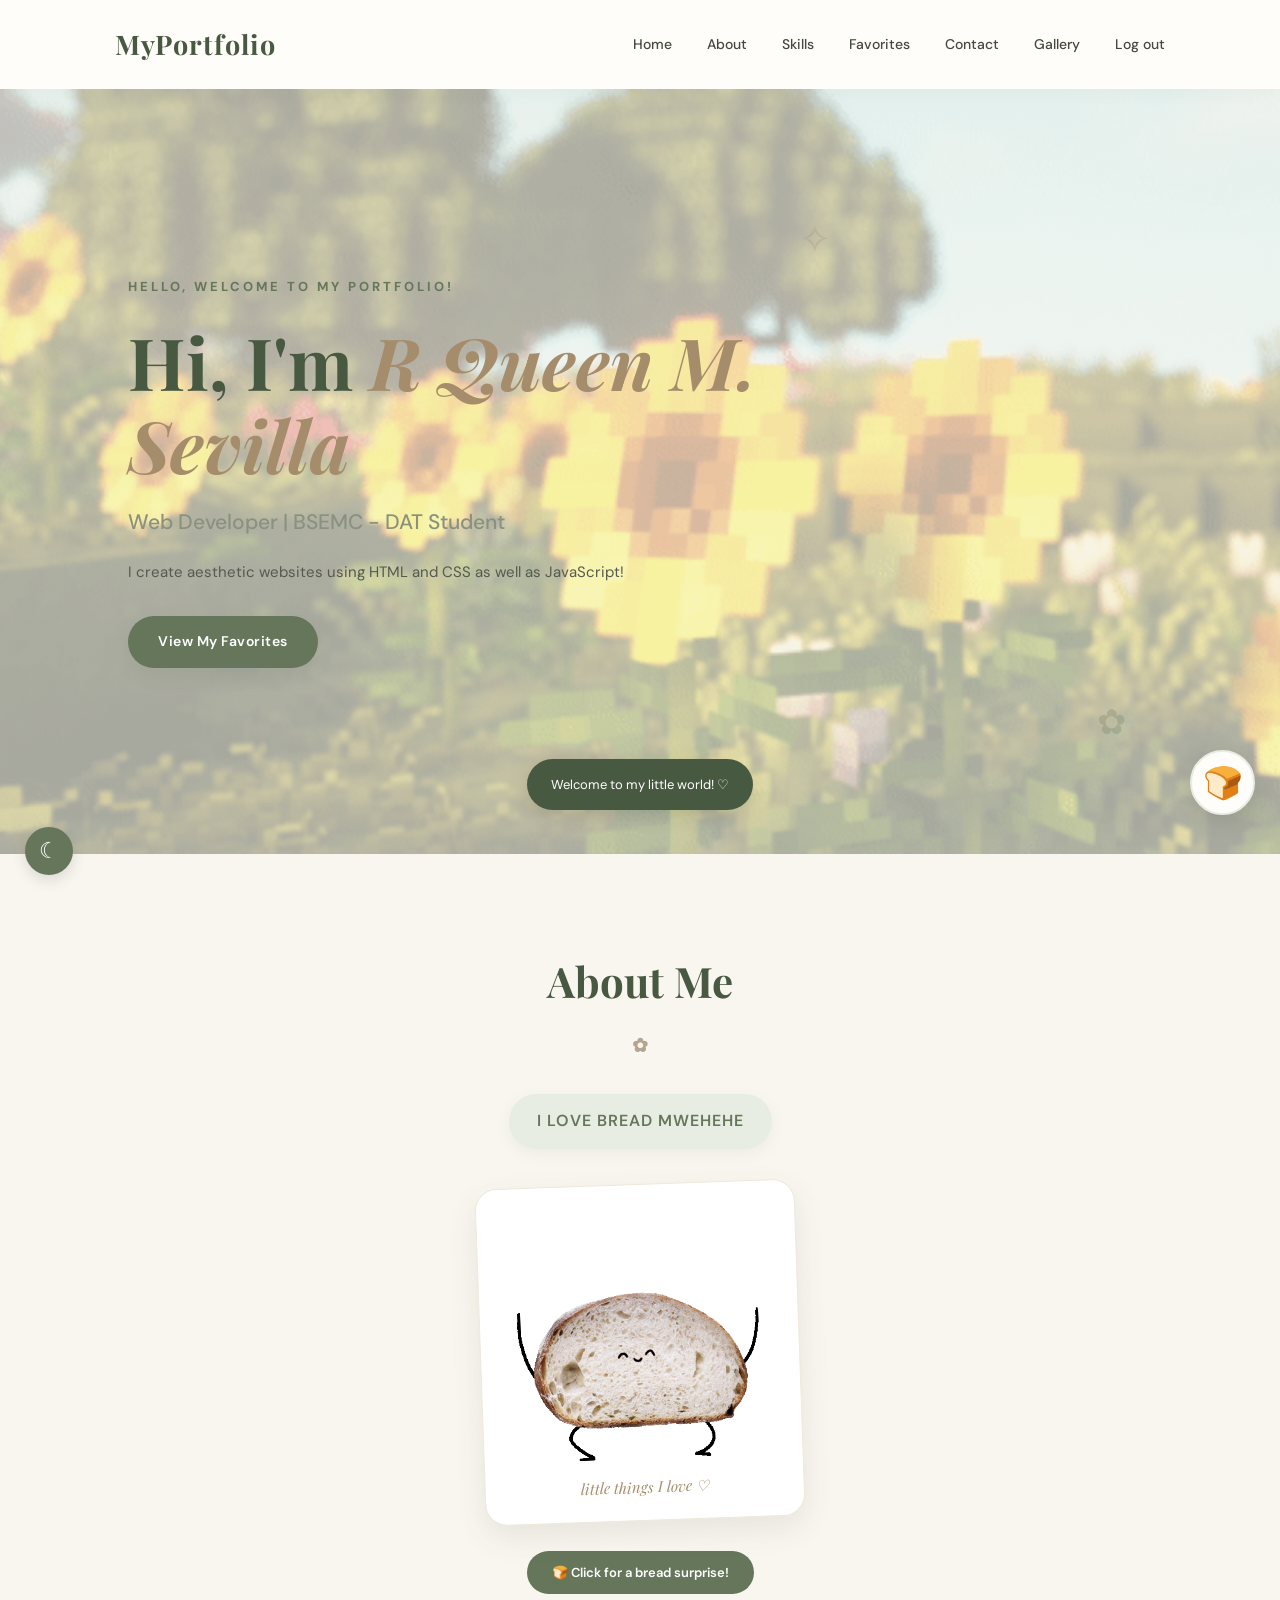
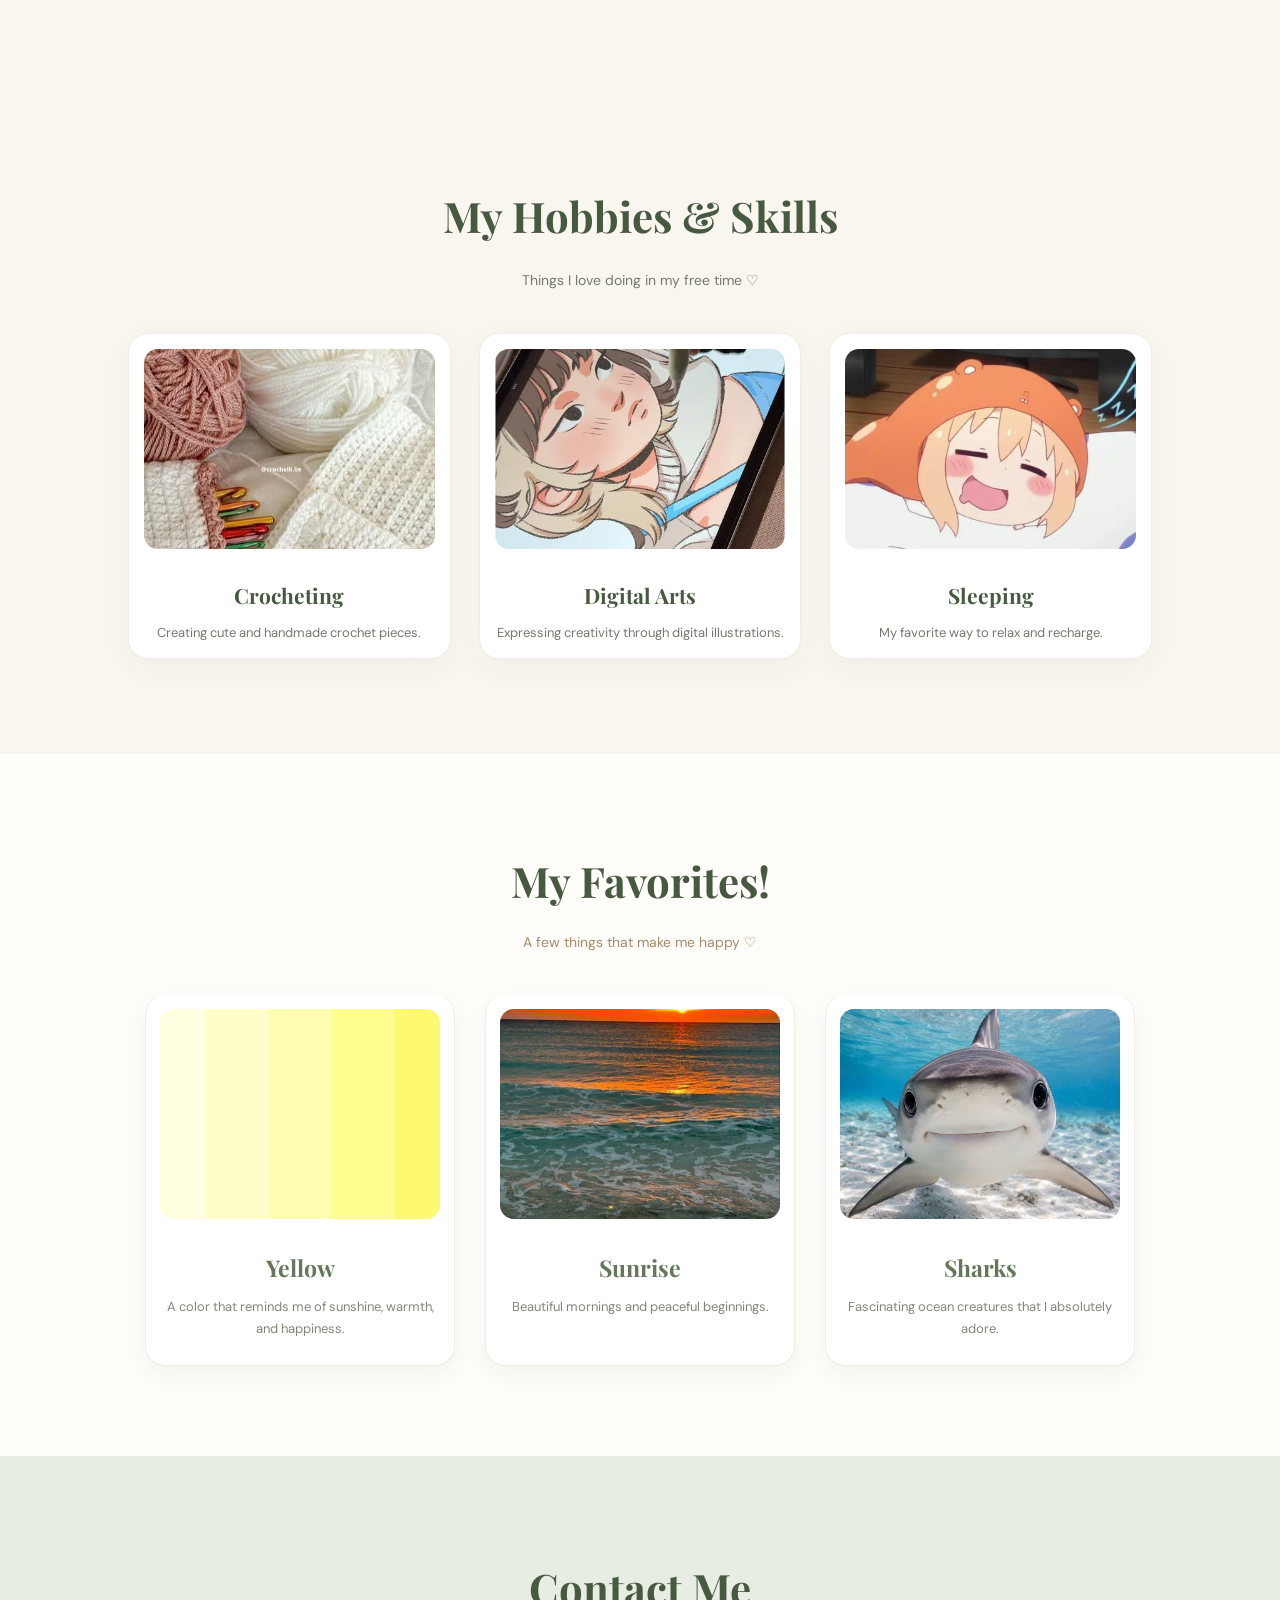
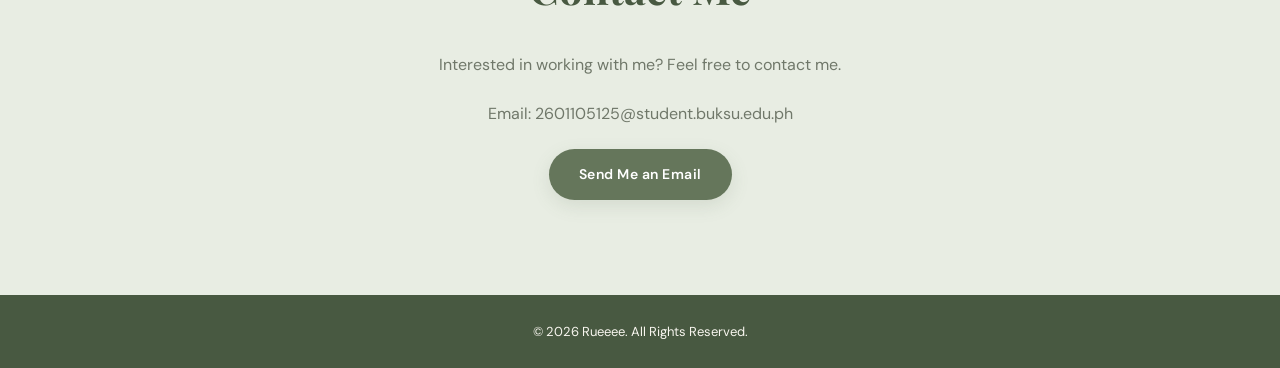
<file: index.html>
<!DOCTYPE html>
<html lang="en">
<head>
    <meta charset="UTF-8">
    <meta name="viewport" content="width=device-width, initial-scale=1.0">
    <title>My Personal Portfolio</title>

    <!-- Connect the CSS file -->
    <link rel="stylesheet" href="styles.css">
    <link rel="icon" type="image/png" href="logo.png">
</head>
<body>

    <!-- Navigation Bar -->
    <header>
        <nav class="navbar">
            <h2 class="logo">MyPortfolio</h2>

            <ul class="nav-links">
                <li><a href="#home">Home</a></li>
                <li><a href="#about">About</a></li>
                <li><a href="#skills">Skills</a></li>
                <li><a href="#projects">Favorites</a></li>
                <li><a href="#contact">Contact</a></li>
                <li><a href="Gallery.html">Gallery</a></li>
                <li><a href="logout.html">Log out</a></li>
            </ul>
        </nav>
    </header>

    <!-- Home Section -->
    <section id="home" class="hero">
        <div class="hero-content">
            <p class="greeting">HELLO, WELCOME TO MY PORTFOLIO!</p>

            <h1>Hi, I'm <span>R Queen M. Sevilla</span></h1>

            <h3>Web Developer | BSEMC - DAT Student</h3>

            <p>
                I create aesthetic websites using HTML and CSS as well as JavaScript!
            </p>

            <a href="#projects" class="btn">View My Favorites</a>
        </div>

    </section>

    <!-- About Section -->
    <section id="about" class="section">
        <h2>About Me</h2>

        <p>
            I LOVE BREAD MWEHEHE
        </p>
        <div class="about-image">
            <img src="breb.gif" alt="Freshly baked bread">
            <span class="image-caption">little things I love ♡</span>
        </div>
    </section>

    
<!-- Skills Section -->
<section id="skills" class="section skills-section">
    <h2>My Hobbies & Skills</h2>

    <p class="skills-intro">
        Things I love doing in my free time ♡
    </p>

    <div class="card-container">

        <!-- Crocheting -->
        <div class="card skill-card">
            <img src="crochet.jfif" alt="Person crocheting">
            <h3>Crocheting</h3>
            <p>Creating cute and handmade crochet pieces.</p>
        </div>

        <!-- Digital Arts -->
        <div class="card skill-card">
            <img src="digi.jfif" alt="Digital art illustration">
            <h3>Digital Arts</h3>
            <p>Expressing creativity through digital illustrations.</p>
        </div>

        <!-- Sleeping -->
        <div class="card skill-card">
            <img src="eepy.jfif" alt="Cozy sleeping aesthetic">
            <h3>Sleeping</h3>
            <p>My favorite way to relax and recharge.</p>
        </div>

    </div>
</section>

    
<!-- Favorites Section -->
<section id="projects" class="section favorites-section">
    <h2>My Favorites!</h2>
    <p class="favorites-subtitle">A few things that make me happy ♡</p>

    <div class="card-container">

        <!-- Yellow -->
        <div class="card project-card">
            <img src="yelo.png" alt="Yellow aesthetic">
            <h3>Yellow</h3>
            <p>A color that reminds me of sunshine, warmth, and happiness.</p>
        </div>

        <!-- Sunrise -->
        <div class="card project-card">
            <img src="sunny.jfif" alt="Beautiful sunrise">
            <h3>Sunrise</h3>
            <p>Beautiful mornings and peaceful beginnings.</p>
        </div>

        <!-- Sharks -->
        <div class="card project-card">
            <img src="sharky.jfif" alt="Sharks swimming underwater">
            <h3>Sharks</h3>
            <p>Fascinating ocean creatures that I absolutely adore.</p>
        </div>

    </div>
</section>


    <!-- Contact Section -->
    <section id="contact" class="section contact-section">
        <h2>Contact Me</h2>

        <p>Interested in working with me? Feel free to contact me.</p>

        <p>Email: 2601105125@student.buksu.edu.ph</p>

        <a href="mailto:yourname@email.com" class="btn">
            Send Me an Email
        </a>
    </section>

    <!-- Footer -->
    <footer>
        <p>&copy; 2026 Rueeee. All Rights Reserved.</p>
    </footer>
    
<!-- BREAD PIÑATA BUTTON -->
<button class="bread-pinata-trigger" id="breadPinata"
        aria-label="Break the bread piñata!">
    🍞
    <span class="bread-tooltip">Click me! ♡</span>
</button>

<!-- Bread Piñata Message -->
<div class="bread-pinata-message" id="breadMessage">
    YOU GOT BREAD! MWEHEHE! 🍞
</div>

    <script src="script.js"></script>

</body>
</html>
</file>
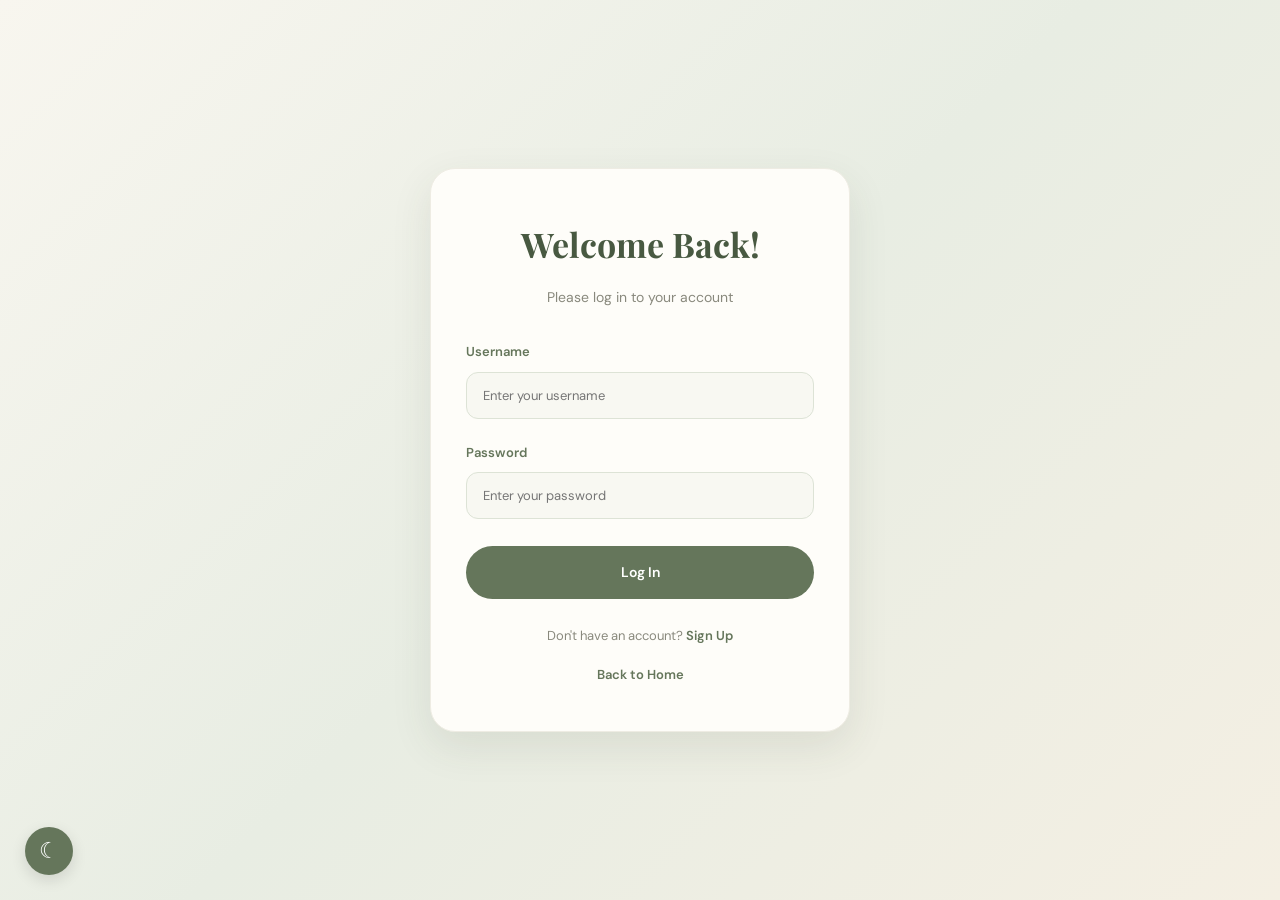
<file: logout.html>
<!DOCTYPE html>
<html lang="en">

<head>
    <meta charset="UTF-8">
    <meta name="viewport" content="width=device-width, initial-scale=1.0">

    <title>Login Form</title>

    <!-- Connect CSS File -->
    <link rel="stylesheet" href="styles.css">
</head>

<body class="login-page">

    <!-- Login Container -->
    <div class="login-container">

        <h1>Welcome Back!</h1>
        <p>Please log in to your account</p>

        <!-- Login Form -->
        <form>

            <!-- Username -->
            <label for="username">Username</label>
            <input
                type="text"
                id="username"
                name="username"
                placeholder="Enter your username"
                required
            >

            <!-- Password -->
            <label for="password">Password</label>
            <input
                type="password"
                id="password"
                name="password"
                placeholder="Enter your password"
                required
            >

            <!-- Login Button -->
          <a href="index.html" class="login-button">Log In</a>

            <!-- Sign Up Link -->
            <p class="signup">
                Don't have an account?
                <a href="#">Sign Up</a>
            </p>

            <!-- Back to Home -->
            <p class="back-home">
                <a href="index.html">Back to Home</a>
            </p>

        </form>

    </div>

    <script src="script.js"></script>

</body>
</html>
</file>
<file: styles.css>
/* ==============================
   SOFT BOTANICAL PORTFOLIO
============================== */

@import url('https://fonts.googleapis.com/css2?family=DM+Sans:wght@400;500;600;700&family=Playfair+Display:wght@500;600;700&display=swap');

:root {
    --cream: #FEFDF9;
    --ivory: #F8F6EF;
    --sage: #65765B;
    --sage-dark: #485941;
    --sage-light: #E8EDE3;
    --beige: #F1EBDD;
    --taupe: #B5A58E;
    --text: #45483F;
    --white: #FFFFFF;
}

* {
    margin: 0;
    padding: 0;
    box-sizing: border-box;
    scroll-behavior: smooth;
}

body {
    font-family: 'DM Sans', sans-serif;
    background: var(--cream);
    color: var(--text);
    line-height: 1.8;
}

/* ==============================
   NAVIGATION
============================== */

header {
    background: rgba(254, 253, 249, 0.95);
    padding: 20px 9%;
    box-shadow: 0 2px 20px rgba(60, 70, 50, 0.04);
    position: sticky;
    top: 0;
    z-index: 100;
    backdrop-filter: blur(12px);
}

.navbar {
    display: flex;
    justify-content: space-between;
    align-items: center;
    flex-wrap: wrap;
    gap: 15px;
}

.logo {
    font-family: 'Playfair Display', serif;
    color: var(--sage-dark);
    font-size: 27px;
    font-weight: 700;
    letter-spacing: 1px;
}

.nav-links {
    list-style: none;
    display: flex;
    gap: 35px;
    flex-wrap: wrap;
}

.nav-links a {
    color: var(--text);
    text-decoration: none;
    font-size: 14px;
    font-weight: 500;
    transition: 0.3s ease;
}

.nav-links a:hover {
    color: var(--sage);
}

/* ==============================
   HERO SECTION
============================== */

.hero {
    min-height: 85vh;
    display: flex;
    align-items: center;
    padding: 90px 10%;
    position: relative;
    overflow: hidden;
    background: linear-gradient(
        120deg,
        #F8F6EF,
        #FEFDF9,
        #EDF0E8
    );
}

.hero-content {
    max-width: 650px;
    position: relative;
    z-index: 2;
}

.greeting {
    color: var(--sage);
    font-size: 13px;
    font-weight: 700;
    letter-spacing: 3px;
    text-transform: uppercase;
    margin-bottom: 22px;
}

.hero h1 {
    font-family: 'Playfair Display', serif;
    font-size: clamp(42px, 6vw, 72px);
    line-height: 1.15;
    color: var(--sage-dark);
    margin-bottom: 18px;
}

.hero h1 span {
    color: #A58D6B;
    font-style: italic;
}

.hero h3 {
    font-size: 21px;
    font-weight: 500;
    color: #8A927F;
    margin-bottom: 18px;
}

.hero-content > p:not(.greeting) {
    max-width: 520px;
    color: #77796F;
    font-size: 15px;
    margin-bottom: 30px;
}

/* DANDELION IMAGE */

.dandelion-gif {
    position: absolute;
    right: 8%;
    top: 50%;
    transform: translateY(-50%);
    width: 300px;
    height: auto;
    opacity: 0.8;
    z-index: 1;
    pointer-events: none;
    animation: floatDandelion 6s ease-in-out infinite;
}

@keyframes floatDandelion {
    0%, 100% {
        transform: translateY(-50%);
    }
    50% {
        transform: translateY(calc(-50% - 15px));
    }
}

/* DECORATIVE ELEMENTS */

.hero::before {
    content: "✧";
    position: absolute;
    top: 15%;
    right: 35%;
    color: var(--taupe);
    font-size: 40px;
    opacity: 0.5;
}

.hero::after {
    content: "✿";
    position: absolute;
    bottom: 13%;
    right: 12%;
    color: var(--sage);
    font-size: 35px;
    opacity: 0.25;
}

/* ==============================
   BUTTONS
============================== */

.btn {
    display: inline-block;
    background: var(--sage);
    color: var(--white);
    text-decoration: none;
    padding: 13px 30px;
    border-radius: 50px;
    font-size: 14px;
    font-weight: 600;
    letter-spacing: 0.5px;
    transition: all 0.3s ease;
    box-shadow: 0 6px 18px rgba(101, 118, 91, 0.15);
}

.btn:hover {
    background: var(--sage-dark);
    transform: translateY(-4px);
    box-shadow: 0 10px 22px rgba(101, 118, 91, 0.2);
}

/* ==============================
   GENERAL SECTIONS
============================== */

.section {
    padding: 95px 10%;
    text-align: center;
    position: relative;
}

.section h2 {
    font-family: 'Playfair Display', serif;
    font-size: clamp(30px, 4vw, 42px);
    color: var(--sage-dark);
    margin-bottom: 25px;
}

#about {
    background: var(--cream);
}

#about > p {
    max-width: 750px;
    margin: 0 auto;
    color: #77796F;
    font-size: 15px;
}

/* ==============================
   SKILLS SECTION
============================== */

.skills-section {
    background: var(--ivory);
}

/* ==============================
   PROJECTS & SKILLS CARDS
============================== */

.card-container {
    display: flex;
    justify-content: center;
    align-items: stretch;
    gap: 28px;
    flex-wrap: wrap;
    margin-top: 40px;
}

.card {
    background: var(--white);
    padding: 35px 28px;
    border-radius: 20px;
    flex: 1 1 220px;
    max-width: 330px;
    border: 1px solid #ECEDE5;
    box-shadow: 0 8px 30px rgba(60, 70, 50, 0.045);
    transition: all 0.35s ease;
}

.card:hover {
    transform: translateY(-8px);
    box-shadow: 0 15px 35px rgba(60, 70, 50, 0.10);
    border-color: #D5DDCE;
}

.card h3 {
    font-family: 'Playfair Display', serif;
    font-size: 22px;
    color: var(--sage-dark);
    margin-bottom: 14px;
}

.card p {
    color: #77796F;
    font-size: 14px;
}

.project-card {
    border-top: 3px solid var(--sage);
}

/* ==============================
   CONTACT SECTION
============================== */

.contact-section {
    background: var(--sage-light);
}

.contact-section h2 {
    color: var(--sage-dark);
}

.contact-section p {
    color: #70786A;
    margin-bottom: 20px;
}

/* ==============================
   FOOTER
============================== */

footer {
    background: var(--sage-dark);
    color: #F8F6EF;
    text-align: center;
    padding: 25px 15px;
    font-size: 13px;
}

/* ==============================
   RESPONSIVE DESIGN
============================== */

@media (max-width: 650px) {

    header {
        padding: 18px 6%;
    }

    .navbar {
        flex-direction: column;
        gap: 12px;
    }

    .nav-links {
        justify-content: center;
        gap: 18px;
    }

    .nav-links a {
        font-size: 12px;
    }

    .hero {
        min-height: 75vh;
        padding: 65px 7%;
        text-align: center;
    }

    .hero-content {
        max-width: 100%;
    }

    .hero h1 {
        font-size: 42px;
    }

    .hero h3 {
        font-size: 18px;
    }

    .hero-content > p:not(.greeting) {
        margin-left: auto;
        margin-right: auto;
    }

    .dandelion-gif {
        width: 125px;
        right: 2%;
        top: 85%;
        opacity: 0.35;
    }

    .hero::before {
        right: 12%;
        top: 5%;
    }

    .section {
        padding: 65px 7%;
    }

    .card-container {
        gap: 20px;
    }

    .card {
        flex: 1 1 100%;
        max-width: 100%;
    }
}

/* ACCESSIBILITY */

@media (prefers-reduced-motion: reduce) {
    *,
    *::before,
    *::after {
        scroll-behavior: auto !important;
        animation: none !important;
        transition: none !important;
    }
}


/* ==============================
   SKILLS WITH IMAGES
============================== */

.skills-intro {
    color: #77796F;
    margin-top: -12px;
    margin-bottom: 25px;
    font-size: 14px;
}

.skill-card {
    padding: 15px;
    overflow: hidden;
    text-align: center;
}

.skill-card img {
    width: 100%;
    height: 200px;
    object-fit: cover;
    border-radius: 14px;
    margin-bottom: 18px;
    transition: transform 0.4s ease;
}

.skill-card:hover img {
    transform: scale(1.04);
}

.skill-card h3 {
    font-family: 'Playfair Display', serif;
    color: #485941;
    font-size: 21px;
    margin-bottom: 8px;
}

.skill-card p {
    color: #77796F;
    font-size: 13px;
    line-height: 1.6;
}

/* Mobile image adjustment */

@media (max-width: 650px) {
    .skill-card img {
        height: 220px;
    }
}


/* ==============================
   ABOUT SECTION - BREAD AESTHETIC
============================== */

#about {
    background: #F8F6EF;
    padding: 90px 10%;
    text-align: center;
    overflow: hidden;
}

/* Heading */

#about h2 {
    font-family: 'Playfair Display', serif;
    font-size: 42px;
    color: #485941;
    margin-bottom: 18px;
    position: relative;
}

#about h2::after {
    content: "✿";
    display: block;
    color: #B5A58E;
    font-size: 19px;
    margin-top: 8px;
}

/* Description */

#about > p {
    display: inline-block;
    background: #E8EDE3;
    color: #65765B;
    padding: 13px 28px;
    border-radius: 50px;
    font-size: 16px;
    font-weight: 600;
    letter-spacing: 1px;
    margin: 15px 0 35px;
    box-shadow: 0 5px 15px rgba(101, 118, 91, 0.07);
}

/* Bread Image Container */

.about-image {
    width: 320px;
    max-width: 100%;
    margin: 0 auto;
    padding: 14px;
    background: #FFFFFF;
    border: 1px solid #EEE9DC;
    border-radius: 22px;
    box-shadow: 0 12px 30px rgba(90, 80, 60, 0.10);
    transform: rotate(-2deg);
    transition: all 0.4s ease;
}

.about-image:hover {
    transform: rotate(0deg) translateY(-8px);
    box-shadow: 0 18px 35px rgba(90, 80, 60, 0.15);
}

/* Bread GIF */

.about-image img {
    width: 100%;
    height: 260px;
    object-fit: cover;
    display: block;
    border-radius: 15px;
}

/* Image Caption */

.image-caption {
    display: block;
    padding: 15px 5px 5px;
    color: #A58D6B;
    font-family: 'Playfair Display', serif;
    font-style: italic;
    font-size: 15px;
}

/* Mobile Responsive */

@media (max-width: 650px) {

    #about {
        padding: 65px 7%;
    }

    #about h2 {
        font-size: 34px;
    }

    #about > p {
        font-size: 13px;
    }

    .about-image {
        width: 280px;
    }

    .about-image img {
        height: 230px;
    }
}


/* ==============================
   MY FAVORITES SECTION
============================== */

.favorites-section {
    background: #FEFDF9;
    padding: 90px 10%;
}

.favorites-section h2 {
    font-family: 'Playfair Display', serif;
    font-size: 42px;
    color: #485941;
    margin-bottom: 10px;
}

.favorites-subtitle {
    color: #A58D6B;
    font-size: 14px;
    margin-bottom: 35px;
}

/* CARD CONTAINER */

.favorites-section .card-container {
    display: flex;
    justify-content: center;
    align-items: stretch;
    gap: 30px;
    flex-wrap: wrap;
}

/* FAVORITE CARDS */

.favorites-section .project-card {
    background: #FFFFFF;
    border: 1px solid #EEECE3;
    border-radius: 20px;
    padding: 14px;
    flex: 1 1 230px;
    max-width: 310px;
    overflow: hidden;
    text-align: center;
    border-top: none;
    box-shadow: 0 8px 25px rgba(60, 70, 50, 0.06);
    transition: all 0.35s ease;
}

.favorites-section .project-card:hover {
    transform: translateY(-10px);
    box-shadow: 0 15px 35px rgba(60, 70, 50, 0.12);
}

/* FAVORITE IMAGES */

.favorites-section .project-card img {
    width: 100%;
    height: 210px;
    object-fit: cover;
    border-radius: 14px;
    margin-bottom: 18px;
    transition: transform 0.4s ease;
}

.favorites-section .project-card:hover img {
    transform: scale(1.02);
}

/* CARD TEXT */

.favorites-section .project-card h3 {
    font-family: 'Playfair Display', serif;
    font-size: 23px;
    color: #65765B;
    margin-bottom: 8px;
}

.favorites-section .project-card p {
    color: #858579;
    font-size: 13px;
    line-height: 1.7;
    padding: 0 5px 10px;
}

/* MOBILE DESIGN */

@media (max-width: 650px) {

    .favorites-section {
        padding: 65px 7%;
    }

    .favorites-section h2 {
        font-size: 34px;
    }

    .favorites-section .project-card {
        max-width: 100%;
        flex: 1 1 100%;
    }

    .favorites-section .project-card img {
        height: 230px;
    }
}


/* ==============================
   LOGIN PAGE DESIGN
============================== */

.login-page {
    min-height: 100vh;
    display: flex;
    justify-content: center;
    align-items: center;
    padding: 25px;
    background: linear-gradient(
        135deg,
        #F8F6EF,
        #E8EDE3,
        #F4EFE3
    );
}

/* LOGIN CONTAINER */

.login-container {
    width: 100%;
    max-width: 420px;
    background: #FEFDF9;
    padding: 45px 35px;
    border-radius: 25px;
    box-shadow: 0 15px 40px rgba(60, 70, 50, 0.10);
    border: 1px solid #EEECE3;
    text-align: center;
}

.login-container h1 {
    font-family: 'Playfair Display', serif;
    font-size: 34px;
    color: #485941;
    margin-bottom: 10px;
}

.login-container > p {
    color: #89897D;
    font-size: 14px;
    margin-bottom: 30px;
}

/* FORM LABELS */

.login-container label {
    display: block;
    text-align: left;
    color: #65765B;
    font-size: 13px;
    font-weight: 600;
    margin-bottom: 8px;
}

/* INPUT FIELDS */

.login-container input {
    width: 100%;
    padding: 14px 16px;
    margin-bottom: 22px;
    border: 1px solid #DDE3D6;
    border-radius: 12px;
    background: #F8F8F2;
    outline: none;
    font-family: 'DM Sans', sans-serif;
    font-size: 13px;
    color: #45483F;
    transition: 0.3s ease;
}

.login-container input:focus {
    border-color: #65765B;
    box-shadow: 0 0 0 3px rgba(101, 118, 91, 0.10);
}

/* LOGIN BUTTON */

.login-button {
    display: block;
    width: 100%;
    padding: 14px;
    background: #65765B;
    color: white;
    text-decoration: none;
    border-radius: 50px;
    font-weight: 600;
    font-size: 14px;
    margin-top: 5px;
    transition: 0.3s ease;
}

.login-button:hover {
    background: #485941;
    transform: translateY(-3px);
}

/* SIGN UP */

.login-container .signup {
    margin-top: 25px;
    margin-bottom: 15px;
    font-size: 13px;
    color: #89897D;
}

.login-container a:not(.login-button) {
    color: #65765B;
    text-decoration: none;
    font-weight: 600;
}

.login-container a:not(.login-button):hover {
    color: #A58D6B;
}

/* BACK HOME */

.login-container .back-home {
    font-size: 13px;
    margin: 0;
}

/* ==============================
   DREAMY HOME GIF BACKGROUND
============================== */

.hero {
    position: relative;
    min-height: 85vh;
    display: flex;
    align-items: center;
    overflow: hidden;

    /* Animated GIF Background */
    background-image:
        linear-gradient(
            rgba(248, 246, 239, 0.65),
            rgba(248, 246, 239, 0.65)
        ),
        url("minecraft.gif");

    background-size: cover;
    background-position: center;
    background-repeat: no-repeat;
    background-attachment: scroll;
}

/* Keep text above the background */

.hero-content {
    position: relative;
    z-index: 3;
}

/* Make heading elegant */

.hero h1 {
    color: #485941;
}

.hero h1 span {
    color: #A58D6B;
}

/* Improve paragraph readability */

.hero-content > p:not(.greeting) {
    color: #55594F;
}

/* Mobile adjustment */

@media (max-width: 650px) {
    .hero {
        min-height: 75vh;
        background-position: center;
        background-attachment: scroll;
    }
}
      

/* ==============================
   GALLERY PAGE
============================== */

.gallery-page {
    background: #FEFDF9;
    color: #45483F;
}

/* ==============================
   GALLERY HERO
============================== */

.gallery-hero {
    text-align: center;
    padding: 100px 8% 75px;
    background: linear-gradient(
        135deg,
        #F8F6EF,
        #EDF0E8,
        #F4EFE3
    );
}

.gallery-label {
    color: #A58D6B;
    font-size: 12px;
    font-weight: 700;
    letter-spacing: 3px;
    margin-bottom: 18px;
}

.gallery-hero h1 {
    font-family: 'Playfair Display', serif;
    font-size: clamp(38px, 6vw, 65px);
    color: #485941;
    margin-bottom: 18px;
}

.gallery-hero h1 span {
    color: #A58D6B;
    font-style: italic;
}

.gallery-hero > p:not(.gallery-label) {
    color: #77796F;
    font-size: 15px;
    max-width: 500px;
    margin: auto;
}

.gallery-decoration {
    color: #A58D6B;
    font-size: 24px;
    letter-spacing: 12px;
    margin-top: 25px;
}

/* ==============================
   GALLERY SECTION
============================== */

.gallery-section {
    padding: 85px 10%;
}

.gallery-heading {
    text-align: center;
    margin-bottom: 45px;
}

.gallery-heading h2 {
    font-family: 'Playfair Display', serif;
    font-size: 36px;
    color: #485941;
    margin-bottom: 10px;
}

.gallery-heading p {
    color: #A58D6B;
    font-size: 14px;
}

/* ==============================
   GALLERY GRID
============================== */

.gallery-container {
    display: grid;
    grid-template-columns: repeat(3, 1fr);
    gap: 28px;
}

/* ==============================
   GALLERY CARDS
============================== */

.gallery-card {
    background: #FFFFFF;
    padding: 12px;
    border-radius: 18px;
    border: 1px solid #EEECE3;
    box-shadow: 0 8px 25px rgba(60, 70, 50, 0.06);
    overflow: hidden;
    transition: all 0.35s ease;
}

.gallery-card:hover {
    transform: translateY(-8px);
    box-shadow: 0 15px 35px rgba(60, 70, 50, 0.12);
}

/* Gallery Images */

.gallery-card img {
    width: 100%;
    height: 230px;
    object-fit: cover;
    display: block;
    border-radius: 12px;
    transition: transform 0.4s ease;
}

.gallery-card:hover img {
    transform: scale(1.03);
}

/* Captions */

.gallery-caption {
    padding: 16px 8px 10px;
    text-align: center;
}

.gallery-caption h3 {
    font-family: 'Playfair Display', serif;
    font-size: 20px;
    color: #65765B;
    margin-bottom: 5px;
}

.gallery-caption p {
    color: #89897D;
    font-size: 12px;
    line-height: 1.6;
}

/* ==============================
   GALLERY ENDING
============================== */

.gallery-ending {
    text-align: center;
    background: #E8EDE3;
    padding: 75px 10%;
}

.gallery-ending h2 {
    font-family: 'Playfair Display', serif;
    color: #485941;
    font-size: 32px;
    margin-bottom: 12px;
}

.gallery-ending p {
    color: #77796F;
    font-size: 14px;
    margin-bottom: 25px;
}

/* ==============================
   RESPONSIVE GALLERY
============================== */

@media (max-width: 850px) {
    .gallery-container {
        grid-template-columns: repeat(2, 1fr);
    }

    .gallery-section {
        padding: 65px 7%;
    }
}

@media (max-width: 550px) {

    .gallery-container {
        grid-template-columns: 1fr;
    }

    .gallery-hero {
        padding: 75px 7%;
    }

    .gallery-hero h1 {
        font-size: 39px;
    }

    .gallery-heading h2 {
        font-size: 29px;
    }

    .gallery-card img {
        height: 250px;
    }

    .gallery-ending h2 {
        font-size: 27px;
    }
}

/* =================================
   JAVASCRIPT INTERACTIVE ELEMENTS
================================= */

/* DARK MODE BUTTON */

.theme-toggle {
    position: fixed;
    bottom: 25px;
    left: 25px;
    width: 48px;
    height: 48px;
    border: none;
    border-radius: 50%;
    background: #65765B;
    color: white;
    font-size: 22px;
    cursor: pointer;
    z-index: 999;
    box-shadow: 0 5px 15px rgba(0,0,0,0.12);
    transition: 0.3s ease;
}

.theme-toggle:hover {
    transform: rotate(20deg) scale(1.1);
}

/* BACK TO TOP */

.back-to-top {
    position: fixed;
    bottom: 25px;
    right: 25px;
    width: 48px;
    height: 48px;
    border: none;
    border-radius: 50%;
    background: #A58D6B;
    color: white;
    font-size: 25px;
    cursor: pointer;
    opacity: 0;
    visibility: hidden;
    transform: translateY(15px);
    transition: 0.3s ease;
    z-index: 999;
}

.back-to-top.show {
    opacity: 1;
    visibility: visible;
    transform: translateY(0);
}

.back-to-top:hover {
    background: #65765B;
}

/* SCROLL REVEAL */

.reveal {
    opacity: 0;
    transform: translateY(35px);
    transition: opacity 0.8s ease, transform 0.8s ease;
}

.reveal.revealed {
    opacity: 1;
    transform: translateY(0);
}

/* BREAD SURPRISE BUTTON */

.bread-button {
    display: block;
    margin: 30px auto 0;
    padding: 13px 25px;
    background: #65765B;
    color: white;
    border: none;
    border-radius: 50px;
    font-family: 'DM Sans', sans-serif;
    font-size: 13px;
    font-weight: 600;
    cursor: pointer;
    transition: 0.3s ease;
}

.bread-button:hover {
    background: #485941;
    transform: translateY(-4px);
}

/* TOAST MESSAGE */

.portfolio-toast {
    position: fixed;
    bottom: 90px;
    left: 50%;
    transform: translate(-50%, 20px);
    background: #485941;
    color: white;
    padding: 14px 24px;
    border-radius: 50px;
    font-size: 13px;
    text-align: center;
    width: max-content;
    max-width: 85%;
    opacity: 0;
    visibility: hidden;
    transition: 0.3s ease;
    z-index: 2000;
    box-shadow: 0 5px 20px rgba(0,0,0,0.15);
}

.portfolio-toast.toast-show {
    opacity: 1;
    visibility: visible;
    transform: translate(-50%, 0);
}

/* GALLERY LIGHTBOX */

.image-lightbox {
    position: fixed;
    inset: 0;
    background: rgba(30, 36, 29, 0.90);
    display: flex;
    flex-direction: column;
    justify-content: center;
    align-items: center;
    padding: 30px;
    opacity: 0;
    visibility: hidden;
    transition: 0.3s ease;
    z-index: 3000;
}

.image-lightbox.active {
    opacity: 1;
    visibility: visible;
}

.image-lightbox img {
    max-width: 90%;
    max-height: 75vh;
    object-fit: contain;
    border: 7px solid white;
    border-radius: 15px;
}

.lightbox-caption {
    color: white;
    font-family: 'Playfair Display', serif;
    font-size: 20px;
    margin-top: 18px;
    text-align: center;
}

.lightbox-close {
    position: absolute;
    top: 25px;
    right: 35px;
    background: none;
    border: none;
    color: white;
    font-size: 40px;
    cursor: pointer;
}

body.lightbox-open {
    overflow: hidden;
}

/* DARK MODE */

body.dark-mode {
    background: #202820;
    color: #E8EDE3;
}

.dark-mode header {
    background: #293329;
}

.dark-mode .logo,
.dark-mode .nav-links a {
    color: #E8EDE3;
}

.dark-mode .hero,
.dark-mode #about,
.dark-mode .favorites-section,
.dark-mode .gallery-page,
.dark-mode .gallery-section {
    background: #202820;
}

.dark-mode .skills-section,
.dark-mode .gallery-hero,
.dark-mode .gallery-ending {
    background: #293329;
}

.dark-mode .section h2,
.dark-mode .about-content h2,
.dark-mode .gallery-heading h2,
.dark-mode .gallery-hero h1 {
    color: #DCE6D3;
}

.dark-mode .card,
.dark-mode .gallery-card,
.dark-mode .about-image,
.dark-mode .login-container {
    background: #303C30;
    border-color: #465342;
}

.dark-mode .card h3,
.dark-mode .gallery-caption h3 {
    color: #C5D5B9;
}

.dark-mode .card p,
.dark-mode .gallery-caption p,
.dark-mode .about-description {
    color: #D0D5C9;
}

.dark-mode footer {
    background: #151D16;
}

.dark-mode .contact-section {
    background: #293329;
}

/* MOBILE ADJUSTMENTS */

@media (max-width: 650px) {

    .theme-toggle,
    .back-to-top {
        width: 42px;
        height: 42px;
        bottom: 18px;
    }

    .theme-toggle {
        left: 18px;
    }

    .back-to-top {
        right: 18px;
    }

    .portfolio-toast {
        font-size: 12px;
        bottom: 75px;
    }
}

/* ACCESSIBILITY */

@media (prefers-reduced-motion: reduce) {
    .reveal {
        opacity: 1;
        transform: none;
        transition: none;
    }
}


/* ==============================
   BREAD PIÑATA
============================== */

.bread-pinata-trigger {
    position: fixed;
    right: 25px;
    bottom: 85px;
    width: 65px;
    height: 65px;
    border: 2px solid #E8EDE3;
    border-radius: 50%;
    background: #FEFDF9;
    font-size: 32px;
    cursor: pointer;
    z-index: 1000;
    box-shadow: 0 6px 20px rgba(60, 70, 50, 0.15);
    transition: transform 0.3s ease;
}

.bread-pinata-trigger:hover {
    transform: scale(1.15) rotate(10deg);
}

.bread-tooltip {
    position: absolute;
    right: 75px;
    top: 50%;
    transform: translateY(-50%);
    background: #485941;
    color: white;
    padding: 8px 13px;
    border-radius: 20px;
    font-size: 11px;
    font-family: 'DM Sans', sans-serif;
    white-space: nowrap;
    opacity: 0;
    transition: 0.3s ease;
    pointer-events: none;
}

.bread-pinata-trigger:hover .bread-tooltip {
    opacity: 1;
}

/* Button shake */

.bread-pinata-trigger.breaking {
    animation: breadShake 0.45s ease;
}

@keyframes breadShake {
    0%, 100% { transform: rotate(0); }
    20% { transform: rotate(-18deg) scale(1.15); }
    40% { transform: rotate(18deg) scale(1.2); }
    60% { transform: rotate(-15deg) scale(1.15); }
    80% { transform: rotate(15deg); }
}

/* Flying bread pieces */

.bread-particle {
    position: fixed;
    left: 0;
    top: 0;
    z-index: 2000;
    pointer-events: none;
    font-size: 25px;
    animation: breadExplosion 1.3s ease-out forwards;
}

@keyframes breadExplosion {
    0% {
        opacity: 1;
        transform: translate(0, 0) scale(0.5) rotate(0deg);
    }

    70% {
        opacity: 1;
    }

    100% {
        opacity: 0;
        transform: translate(var(--move-x), var(--move-y))
                   scale(1.2) rotate(var(--rotation));
    }
}

/* Surprise message */

.bread-pinata-message {
    position: fixed;
    top: 40%;
    left: 50%;
    transform: translate(-50%, -50%) scale(0.5);
    background: #FEFDF9;
    color: #65765B;
    border: 2px dashed #C5D5B9;
    border-radius: 22px;
    padding: 22px 30px;
    font-family: 'Playfair Display', serif;
    font-size: 22px;
    text-align: center;
    box-shadow: 0 10px 35px rgba(60, 70, 50, 0.15);
    opacity: 0;
    visibility: hidden;
    z-index: 3000;
    transition: 0.35s ease;
    width: max-content;
    max-width: 85%;
}

.bread-pinata-message.show {
    opacity: 1;
    visibility: visible;
    transform: translate(-50%, -50%) scale(1);
}

@media (max-width: 650px) {
    .bread-pinata-trigger {
        right: 18px;
        bottom: 80px;
        width: 55px;
        height: 55px;
        font-size: 27px;
    }

    .bread-pinata-message {
        font-size: 18px;
    }
}

@media (prefers-reduced-motion: reduce) {
    .bread-pinata-trigger,
    .bread-particle {
        animation-duration: 0.01ms;
    }
}
</file>
